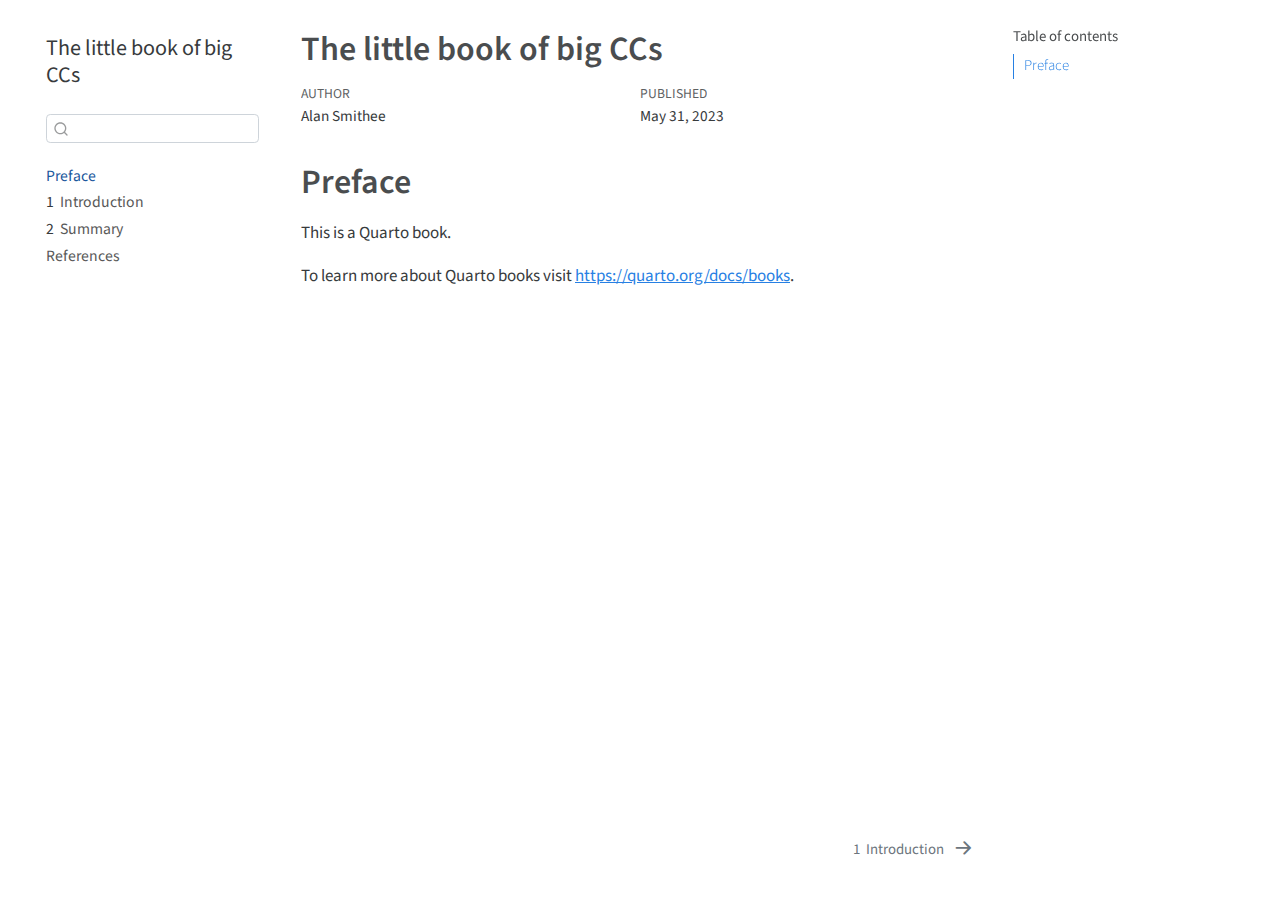
<file: _book/index.html>
<!DOCTYPE html>
<html xmlns="http://www.w3.org/1999/xhtml" lang="en" xml:lang="en"><head>

<meta charset="utf-8">
<meta name="generator" content="quarto-1.3.340">

<meta name="viewport" content="width=device-width, initial-scale=1.0, user-scalable=yes">

<meta name="author" content="Alan Smithee">
<meta name="dcterms.date" content="2023-05-31">

<title>The little book of big CCs</title>
<style>
code{white-space: pre-wrap;}
span.smallcaps{font-variant: small-caps;}
div.columns{display: flex; gap: min(4vw, 1.5em);}
div.column{flex: auto; overflow-x: auto;}
div.hanging-indent{margin-left: 1.5em; text-indent: -1.5em;}
ul.task-list{list-style: none;}
ul.task-list li input[type="checkbox"] {
  width: 0.8em;
  margin: 0 0.8em 0.2em -1em; /* quarto-specific, see https://github.com/quarto-dev/quarto-cli/issues/4556 */ 
  vertical-align: middle;
}
</style>


<script src="site_libs/quarto-nav/quarto-nav.js"></script>
<script src="site_libs/quarto-nav/headroom.min.js"></script>
<script src="site_libs/clipboard/clipboard.min.js"></script>
<script src="site_libs/quarto-search/autocomplete.umd.js"></script>
<script src="site_libs/quarto-search/fuse.min.js"></script>
<script src="site_libs/quarto-search/quarto-search.js"></script>
<meta name="quarto:offset" content="./">
<link href="./intro.html" rel="next">
<script src="site_libs/quarto-html/quarto.js"></script>
<script src="site_libs/quarto-html/popper.min.js"></script>
<script src="site_libs/quarto-html/tippy.umd.min.js"></script>
<script src="site_libs/quarto-html/anchor.min.js"></script>
<link href="site_libs/quarto-html/tippy.css" rel="stylesheet">
<link href="site_libs/quarto-html/quarto-syntax-highlighting.css" rel="stylesheet" id="quarto-text-highlighting-styles">
<script src="site_libs/bootstrap/bootstrap.min.js"></script>
<link href="site_libs/bootstrap/bootstrap-icons.css" rel="stylesheet">
<link href="site_libs/bootstrap/bootstrap.min.css" rel="stylesheet" id="quarto-bootstrap" data-mode="light">
<script id="quarto-search-options" type="application/json">{
  "location": "sidebar",
  "copy-button": false,
  "collapse-after": 3,
  "panel-placement": "start",
  "type": "textbox",
  "limit": 20,
  "language": {
    "search-no-results-text": "No results",
    "search-matching-documents-text": "matching documents",
    "search-copy-link-title": "Copy link to search",
    "search-hide-matches-text": "Hide additional matches",
    "search-more-match-text": "more match in this document",
    "search-more-matches-text": "more matches in this document",
    "search-clear-button-title": "Clear",
    "search-detached-cancel-button-title": "Cancel",
    "search-submit-button-title": "Submit"
  }
}</script>


</head>

<body class="nav-sidebar floating">

<div id="quarto-search-results"></div>
  <header id="quarto-header" class="headroom fixed-top">
  <nav class="quarto-secondary-nav">
    <div class="container-fluid d-flex">
      <button type="button" class="quarto-btn-toggle btn" data-bs-toggle="collapse" data-bs-target="#quarto-sidebar,#quarto-sidebar-glass" aria-controls="quarto-sidebar" aria-expanded="false" aria-label="Toggle sidebar navigation" onclick="if (window.quartoToggleHeadroom) { window.quartoToggleHeadroom(); }">
        <i class="bi bi-layout-text-sidebar-reverse"></i>
      </button>
      <nav class="quarto-page-breadcrumbs" aria-label="breadcrumb"><ol class="breadcrumb"><li class="breadcrumb-item"><a href="./index.html">Preface</a></li></ol></nav>
      <a class="flex-grow-1" role="button" data-bs-toggle="collapse" data-bs-target="#quarto-sidebar,#quarto-sidebar-glass" aria-controls="quarto-sidebar" aria-expanded="false" aria-label="Toggle sidebar navigation" onclick="if (window.quartoToggleHeadroom) { window.quartoToggleHeadroom(); }">      
      </a>
      <button type="button" class="btn quarto-search-button" aria-label="Search" onclick="window.quartoOpenSearch();">
        <i class="bi bi-search"></i>
      </button>
    </div>
  </nav>
</header>
<!-- content -->
<div id="quarto-content" class="quarto-container page-columns page-rows-contents page-layout-article">
<!-- sidebar -->
  <nav id="quarto-sidebar" class="sidebar collapse collapse-horizontal sidebar-navigation floating overflow-auto">
    <div class="pt-lg-2 mt-2 text-left sidebar-header">
    <div class="sidebar-title mb-0 py-0">
      <a href="./">The little book of big CCs</a> 
    </div>
      </div>
        <div class="mt-2 flex-shrink-0 align-items-center">
        <div class="sidebar-search">
        <div id="quarto-search" class="" title="Search"></div>
        </div>
        </div>
    <div class="sidebar-menu-container"> 
    <ul class="list-unstyled mt-1">
        <li class="sidebar-item">
  <div class="sidebar-item-container"> 
  <a href="./index.html" class="sidebar-item-text sidebar-link active">
 <span class="menu-text">Preface</span></a>
  </div>
</li>
        <li class="sidebar-item">
  <div class="sidebar-item-container"> 
  <a href="./intro.html" class="sidebar-item-text sidebar-link">
 <span class="menu-text"><span class="chapter-number">1</span>&nbsp; <span class="chapter-title">Introduction</span></span></a>
  </div>
</li>
        <li class="sidebar-item">
  <div class="sidebar-item-container"> 
  <a href="./summary.html" class="sidebar-item-text sidebar-link">
 <span class="menu-text"><span class="chapter-number">2</span>&nbsp; <span class="chapter-title">Summary</span></span></a>
  </div>
</li>
        <li class="sidebar-item">
  <div class="sidebar-item-container"> 
  <a href="./references.html" class="sidebar-item-text sidebar-link">
 <span class="menu-text">References</span></a>
  </div>
</li>
    </ul>
    </div>
</nav>
<div id="quarto-sidebar-glass" data-bs-toggle="collapse" data-bs-target="#quarto-sidebar,#quarto-sidebar-glass"></div>
<!-- margin-sidebar -->
    <div id="quarto-margin-sidebar" class="sidebar margin-sidebar">
        <nav id="TOC" role="doc-toc" class="toc-active">
    <h2 id="toc-title">Table of contents</h2>
   
  <ul>
  <li><a href="#preface" id="toc-preface" class="nav-link active" data-scroll-target="#preface">Preface</a></li>
  </ul>
</nav>
    </div>
<!-- main -->
<main class="content" id="quarto-document-content">

<header id="title-block-header" class="quarto-title-block default">
<div class="quarto-title">
<h1 class="title">The little book of big CCs</h1>
</div>



<div class="quarto-title-meta">

    <div>
    <div class="quarto-title-meta-heading">Author</div>
    <div class="quarto-title-meta-contents">
             <p>Alan Smithee </p>
          </div>
  </div>
    
    <div>
    <div class="quarto-title-meta-heading">Published</div>
    <div class="quarto-title-meta-contents">
      <p class="date">May 31, 2023</p>
    </div>
  </div>
  
    
  </div>
  

</header>

<section id="preface" class="level1 unnumbered">
<h1 class="unnumbered">Preface</h1>
<p>This is a Quarto book.</p>
<p>To learn more about Quarto books visit <a href="https://quarto.org/docs/books" class="uri">https://quarto.org/docs/books</a>.</p>


</section>

</main> <!-- /main -->
<script id="quarto-html-after-body" type="application/javascript">
window.document.addEventListener("DOMContentLoaded", function (event) {
  const toggleBodyColorMode = (bsSheetEl) => {
    const mode = bsSheetEl.getAttribute("data-mode");
    const bodyEl = window.document.querySelector("body");
    if (mode === "dark") {
      bodyEl.classList.add("quarto-dark");
      bodyEl.classList.remove("quarto-light");
    } else {
      bodyEl.classList.add("quarto-light");
      bodyEl.classList.remove("quarto-dark");
    }
  }
  const toggleBodyColorPrimary = () => {
    const bsSheetEl = window.document.querySelector("link#quarto-bootstrap");
    if (bsSheetEl) {
      toggleBodyColorMode(bsSheetEl);
    }
  }
  toggleBodyColorPrimary();  
  const icon = "";
  const anchorJS = new window.AnchorJS();
  anchorJS.options = {
    placement: 'right',
    icon: icon
  };
  anchorJS.add('.anchored');
  const isCodeAnnotation = (el) => {
    for (const clz of el.classList) {
      if (clz.startsWith('code-annotation-')) {                     
        return true;
      }
    }
    return false;
  }
  const clipboard = new window.ClipboardJS('.code-copy-button', {
    text: function(trigger) {
      const codeEl = trigger.previousElementSibling.cloneNode(true);
      for (const childEl of codeEl.children) {
        if (isCodeAnnotation(childEl)) {
          childEl.remove();
        }
      }
      return codeEl.innerText;
    }
  });
  clipboard.on('success', function(e) {
    // button target
    const button = e.trigger;
    // don't keep focus
    button.blur();
    // flash "checked"
    button.classList.add('code-copy-button-checked');
    var currentTitle = button.getAttribute("title");
    button.setAttribute("title", "Copied!");
    let tooltip;
    if (window.bootstrap) {
      button.setAttribute("data-bs-toggle", "tooltip");
      button.setAttribute("data-bs-placement", "left");
      button.setAttribute("data-bs-title", "Copied!");
      tooltip = new bootstrap.Tooltip(button, 
        { trigger: "manual", 
          customClass: "code-copy-button-tooltip",
          offset: [0, -8]});
      tooltip.show();    
    }
    setTimeout(function() {
      if (tooltip) {
        tooltip.hide();
        button.removeAttribute("data-bs-title");
        button.removeAttribute("data-bs-toggle");
        button.removeAttribute("data-bs-placement");
      }
      button.setAttribute("title", currentTitle);
      button.classList.remove('code-copy-button-checked');
    }, 1000);
    // clear code selection
    e.clearSelection();
  });
  function tippyHover(el, contentFn) {
    const config = {
      allowHTML: true,
      content: contentFn,
      maxWidth: 500,
      delay: 100,
      arrow: false,
      appendTo: function(el) {
          return el.parentElement;
      },
      interactive: true,
      interactiveBorder: 10,
      theme: 'quarto',
      placement: 'bottom-start'
    };
    window.tippy(el, config); 
  }
  const noterefs = window.document.querySelectorAll('a[role="doc-noteref"]');
  for (var i=0; i<noterefs.length; i++) {
    const ref = noterefs[i];
    tippyHover(ref, function() {
      // use id or data attribute instead here
      let href = ref.getAttribute('data-footnote-href') || ref.getAttribute('href');
      try { href = new URL(href).hash; } catch {}
      const id = href.replace(/^#\/?/, "");
      const note = window.document.getElementById(id);
      return note.innerHTML;
    });
  }
      let selectedAnnoteEl;
      const selectorForAnnotation = ( cell, annotation) => {
        let cellAttr = 'data-code-cell="' + cell + '"';
        let lineAttr = 'data-code-annotation="' +  annotation + '"';
        const selector = 'span[' + cellAttr + '][' + lineAttr + ']';
        return selector;
      }
      const selectCodeLines = (annoteEl) => {
        const doc = window.document;
        const targetCell = annoteEl.getAttribute("data-target-cell");
        const targetAnnotation = annoteEl.getAttribute("data-target-annotation");
        const annoteSpan = window.document.querySelector(selectorForAnnotation(targetCell, targetAnnotation));
        const lines = annoteSpan.getAttribute("data-code-lines").split(",");
        const lineIds = lines.map((line) => {
          return targetCell + "-" + line;
        })
        let top = null;
        let height = null;
        let parent = null;
        if (lineIds.length > 0) {
            //compute the position of the single el (top and bottom and make a div)
            const el = window.document.getElementById(lineIds[0]);
            top = el.offsetTop;
            height = el.offsetHeight;
            parent = el.parentElement.parentElement;
          if (lineIds.length > 1) {
            const lastEl = window.document.getElementById(lineIds[lineIds.length - 1]);
            const bottom = lastEl.offsetTop + lastEl.offsetHeight;
            height = bottom - top;
          }
          if (top !== null && height !== null && parent !== null) {
            // cook up a div (if necessary) and position it 
            let div = window.document.getElementById("code-annotation-line-highlight");
            if (div === null) {
              div = window.document.createElement("div");
              div.setAttribute("id", "code-annotation-line-highlight");
              div.style.position = 'absolute';
              parent.appendChild(div);
            }
            div.style.top = top - 2 + "px";
            div.style.height = height + 4 + "px";
            let gutterDiv = window.document.getElementById("code-annotation-line-highlight-gutter");
            if (gutterDiv === null) {
              gutterDiv = window.document.createElement("div");
              gutterDiv.setAttribute("id", "code-annotation-line-highlight-gutter");
              gutterDiv.style.position = 'absolute';
              const codeCell = window.document.getElementById(targetCell);
              const gutter = codeCell.querySelector('.code-annotation-gutter');
              gutter.appendChild(gutterDiv);
            }
            gutterDiv.style.top = top - 2 + "px";
            gutterDiv.style.height = height + 4 + "px";
          }
          selectedAnnoteEl = annoteEl;
        }
      };
      const unselectCodeLines = () => {
        const elementsIds = ["code-annotation-line-highlight", "code-annotation-line-highlight-gutter"];
        elementsIds.forEach((elId) => {
          const div = window.document.getElementById(elId);
          if (div) {
            div.remove();
          }
        });
        selectedAnnoteEl = undefined;
      };
      // Attach click handler to the DT
      const annoteDls = window.document.querySelectorAll('dt[data-target-cell]');
      for (const annoteDlNode of annoteDls) {
        annoteDlNode.addEventListener('click', (event) => {
          const clickedEl = event.target;
          if (clickedEl !== selectedAnnoteEl) {
            unselectCodeLines();
            const activeEl = window.document.querySelector('dt[data-target-cell].code-annotation-active');
            if (activeEl) {
              activeEl.classList.remove('code-annotation-active');
            }
            selectCodeLines(clickedEl);
            clickedEl.classList.add('code-annotation-active');
          } else {
            // Unselect the line
            unselectCodeLines();
            clickedEl.classList.remove('code-annotation-active');
          }
        });
      }
  const findCites = (el) => {
    const parentEl = el.parentElement;
    if (parentEl) {
      const cites = parentEl.dataset.cites;
      if (cites) {
        return {
          el,
          cites: cites.split(' ')
        };
      } else {
        return findCites(el.parentElement)
      }
    } else {
      return undefined;
    }
  };
  var bibliorefs = window.document.querySelectorAll('a[role="doc-biblioref"]');
  for (var i=0; i<bibliorefs.length; i++) {
    const ref = bibliorefs[i];
    const citeInfo = findCites(ref);
    if (citeInfo) {
      tippyHover(citeInfo.el, function() {
        var popup = window.document.createElement('div');
        citeInfo.cites.forEach(function(cite) {
          var citeDiv = window.document.createElement('div');
          citeDiv.classList.add('hanging-indent');
          citeDiv.classList.add('csl-entry');
          var biblioDiv = window.document.getElementById('ref-' + cite);
          if (biblioDiv) {
            citeDiv.innerHTML = biblioDiv.innerHTML;
          }
          popup.appendChild(citeDiv);
        });
        return popup.innerHTML;
      });
    }
  }
});
</script>
<nav class="page-navigation">
  <div class="nav-page nav-page-previous">
  </div>
  <div class="nav-page nav-page-next">
      <a href="./intro.html" class="pagination-link">
        <span class="nav-page-text"><span class="chapter-number">1</span>&nbsp; <span class="chapter-title">Introduction</span></span> <i class="bi bi-arrow-right-short"></i>
      </a>
  </div>
</nav>
</div> <!-- /content -->



</body></html>
</file>
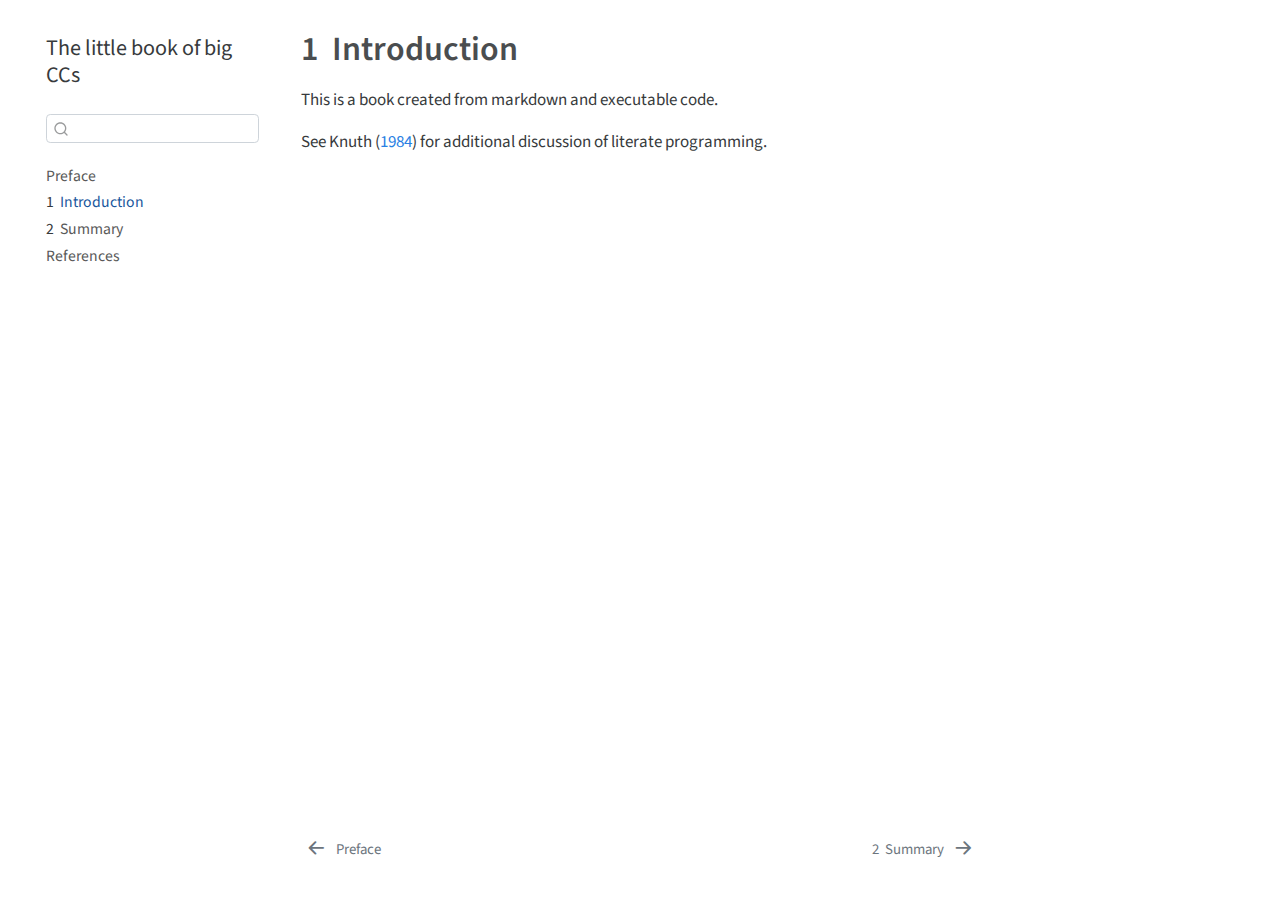
<file: _book/intro.html>
<!DOCTYPE html>
<html xmlns="http://www.w3.org/1999/xhtml" lang="en" xml:lang="en"><head>

<meta charset="utf-8">
<meta name="generator" content="quarto-1.3.340">

<meta name="viewport" content="width=device-width, initial-scale=1.0, user-scalable=yes">


<title>The little book of big CCs - 1&nbsp; Introduction</title>
<style>
code{white-space: pre-wrap;}
span.smallcaps{font-variant: small-caps;}
div.columns{display: flex; gap: min(4vw, 1.5em);}
div.column{flex: auto; overflow-x: auto;}
div.hanging-indent{margin-left: 1.5em; text-indent: -1.5em;}
ul.task-list{list-style: none;}
ul.task-list li input[type="checkbox"] {
  width: 0.8em;
  margin: 0 0.8em 0.2em -1em; /* quarto-specific, see https://github.com/quarto-dev/quarto-cli/issues/4556 */ 
  vertical-align: middle;
}
/* CSS for citations */
div.csl-bib-body { }
div.csl-entry {
  clear: both;
}
.hanging-indent div.csl-entry {
  margin-left:2em;
  text-indent:-2em;
}
div.csl-left-margin {
  min-width:2em;
  float:left;
}
div.csl-right-inline {
  margin-left:2em;
  padding-left:1em;
}
div.csl-indent {
  margin-left: 2em;
}</style>


<script src="site_libs/quarto-nav/quarto-nav.js"></script>
<script src="site_libs/quarto-nav/headroom.min.js"></script>
<script src="site_libs/clipboard/clipboard.min.js"></script>
<script src="site_libs/quarto-search/autocomplete.umd.js"></script>
<script src="site_libs/quarto-search/fuse.min.js"></script>
<script src="site_libs/quarto-search/quarto-search.js"></script>
<meta name="quarto:offset" content="./">
<link href="./summary.html" rel="next">
<link href="./index.html" rel="prev">
<script src="site_libs/quarto-html/quarto.js"></script>
<script src="site_libs/quarto-html/popper.min.js"></script>
<script src="site_libs/quarto-html/tippy.umd.min.js"></script>
<script src="site_libs/quarto-html/anchor.min.js"></script>
<link href="site_libs/quarto-html/tippy.css" rel="stylesheet">
<link href="site_libs/quarto-html/quarto-syntax-highlighting.css" rel="stylesheet" id="quarto-text-highlighting-styles">
<script src="site_libs/bootstrap/bootstrap.min.js"></script>
<link href="site_libs/bootstrap/bootstrap-icons.css" rel="stylesheet">
<link href="site_libs/bootstrap/bootstrap.min.css" rel="stylesheet" id="quarto-bootstrap" data-mode="light">
<script id="quarto-search-options" type="application/json">{
  "location": "sidebar",
  "copy-button": false,
  "collapse-after": 3,
  "panel-placement": "start",
  "type": "textbox",
  "limit": 20,
  "language": {
    "search-no-results-text": "No results",
    "search-matching-documents-text": "matching documents",
    "search-copy-link-title": "Copy link to search",
    "search-hide-matches-text": "Hide additional matches",
    "search-more-match-text": "more match in this document",
    "search-more-matches-text": "more matches in this document",
    "search-clear-button-title": "Clear",
    "search-detached-cancel-button-title": "Cancel",
    "search-submit-button-title": "Submit"
  }
}</script>


</head>

<body class="nav-sidebar floating">

<div id="quarto-search-results"></div>
  <header id="quarto-header" class="headroom fixed-top">
  <nav class="quarto-secondary-nav">
    <div class="container-fluid d-flex">
      <button type="button" class="quarto-btn-toggle btn" data-bs-toggle="collapse" data-bs-target="#quarto-sidebar,#quarto-sidebar-glass" aria-controls="quarto-sidebar" aria-expanded="false" aria-label="Toggle sidebar navigation" onclick="if (window.quartoToggleHeadroom) { window.quartoToggleHeadroom(); }">
        <i class="bi bi-layout-text-sidebar-reverse"></i>
      </button>
      <nav class="quarto-page-breadcrumbs" aria-label="breadcrumb"><ol class="breadcrumb"><li class="breadcrumb-item"><a href="./intro.html"><span class="chapter-number">1</span>&nbsp; <span class="chapter-title">Introduction</span></a></li></ol></nav>
      <a class="flex-grow-1" role="button" data-bs-toggle="collapse" data-bs-target="#quarto-sidebar,#quarto-sidebar-glass" aria-controls="quarto-sidebar" aria-expanded="false" aria-label="Toggle sidebar navigation" onclick="if (window.quartoToggleHeadroom) { window.quartoToggleHeadroom(); }">      
      </a>
      <button type="button" class="btn quarto-search-button" aria-label="Search" onclick="window.quartoOpenSearch();">
        <i class="bi bi-search"></i>
      </button>
    </div>
  </nav>
</header>
<!-- content -->
<div id="quarto-content" class="quarto-container page-columns page-rows-contents page-layout-article">
<!-- sidebar -->
  <nav id="quarto-sidebar" class="sidebar collapse collapse-horizontal sidebar-navigation floating overflow-auto">
    <div class="pt-lg-2 mt-2 text-left sidebar-header">
    <div class="sidebar-title mb-0 py-0">
      <a href="./">The little book of big CCs</a> 
    </div>
      </div>
        <div class="mt-2 flex-shrink-0 align-items-center">
        <div class="sidebar-search">
        <div id="quarto-search" class="" title="Search"></div>
        </div>
        </div>
    <div class="sidebar-menu-container"> 
    <ul class="list-unstyled mt-1">
        <li class="sidebar-item">
  <div class="sidebar-item-container"> 
  <a href="./index.html" class="sidebar-item-text sidebar-link">
 <span class="menu-text">Preface</span></a>
  </div>
</li>
        <li class="sidebar-item">
  <div class="sidebar-item-container"> 
  <a href="./intro.html" class="sidebar-item-text sidebar-link active">
 <span class="menu-text"><span class="chapter-number">1</span>&nbsp; <span class="chapter-title">Introduction</span></span></a>
  </div>
</li>
        <li class="sidebar-item">
  <div class="sidebar-item-container"> 
  <a href="./summary.html" class="sidebar-item-text sidebar-link">
 <span class="menu-text"><span class="chapter-number">2</span>&nbsp; <span class="chapter-title">Summary</span></span></a>
  </div>
</li>
        <li class="sidebar-item">
  <div class="sidebar-item-container"> 
  <a href="./references.html" class="sidebar-item-text sidebar-link">
 <span class="menu-text">References</span></a>
  </div>
</li>
    </ul>
    </div>
</nav>
<div id="quarto-sidebar-glass" data-bs-toggle="collapse" data-bs-target="#quarto-sidebar,#quarto-sidebar-glass"></div>
<!-- margin-sidebar -->
    <div id="quarto-margin-sidebar" class="sidebar margin-sidebar">
        
    </div>
<!-- main -->
<main class="content" id="quarto-document-content">

<header id="title-block-header" class="quarto-title-block default">
<div class="quarto-title">
<h1 class="title"><span class="chapter-number">1</span>&nbsp; <span class="chapter-title">Introduction</span></h1>
</div>



<div class="quarto-title-meta">

    
  
    
  </div>
  

</header>

<p>This is a book created from markdown and executable code.</p>
<p>See <span class="citation" data-cites="knuth84">Knuth (<a href="references.html#ref-knuth84" role="doc-biblioref">1984</a>)</span> for additional discussion of literate programming.</p>


<div id="refs" class="references csl-bib-body hanging-indent" role="list" style="display: none">
<div id="ref-knuth84" class="csl-entry" role="listitem">
Knuth, Donald E. 1984. <span>“Literate Programming.”</span> <em>Comput. J.</em> 27 (2): 97–111. <a href="https://doi.org/10.1093/comjnl/27.2.97">https://doi.org/10.1093/comjnl/27.2.97</a>.
</div>
</div>

</main> <!-- /main -->
<script id="quarto-html-after-body" type="application/javascript">
window.document.addEventListener("DOMContentLoaded", function (event) {
  const toggleBodyColorMode = (bsSheetEl) => {
    const mode = bsSheetEl.getAttribute("data-mode");
    const bodyEl = window.document.querySelector("body");
    if (mode === "dark") {
      bodyEl.classList.add("quarto-dark");
      bodyEl.classList.remove("quarto-light");
    } else {
      bodyEl.classList.add("quarto-light");
      bodyEl.classList.remove("quarto-dark");
    }
  }
  const toggleBodyColorPrimary = () => {
    const bsSheetEl = window.document.querySelector("link#quarto-bootstrap");
    if (bsSheetEl) {
      toggleBodyColorMode(bsSheetEl);
    }
  }
  toggleBodyColorPrimary();  
  const icon = "";
  const anchorJS = new window.AnchorJS();
  anchorJS.options = {
    placement: 'right',
    icon: icon
  };
  anchorJS.add('.anchored');
  const isCodeAnnotation = (el) => {
    for (const clz of el.classList) {
      if (clz.startsWith('code-annotation-')) {                     
        return true;
      }
    }
    return false;
  }
  const clipboard = new window.ClipboardJS('.code-copy-button', {
    text: function(trigger) {
      const codeEl = trigger.previousElementSibling.cloneNode(true);
      for (const childEl of codeEl.children) {
        if (isCodeAnnotation(childEl)) {
          childEl.remove();
        }
      }
      return codeEl.innerText;
    }
  });
  clipboard.on('success', function(e) {
    // button target
    const button = e.trigger;
    // don't keep focus
    button.blur();
    // flash "checked"
    button.classList.add('code-copy-button-checked');
    var currentTitle = button.getAttribute("title");
    button.setAttribute("title", "Copied!");
    let tooltip;
    if (window.bootstrap) {
      button.setAttribute("data-bs-toggle", "tooltip");
      button.setAttribute("data-bs-placement", "left");
      button.setAttribute("data-bs-title", "Copied!");
      tooltip = new bootstrap.Tooltip(button, 
        { trigger: "manual", 
          customClass: "code-copy-button-tooltip",
          offset: [0, -8]});
      tooltip.show();    
    }
    setTimeout(function() {
      if (tooltip) {
        tooltip.hide();
        button.removeAttribute("data-bs-title");
        button.removeAttribute("data-bs-toggle");
        button.removeAttribute("data-bs-placement");
      }
      button.setAttribute("title", currentTitle);
      button.classList.remove('code-copy-button-checked');
    }, 1000);
    // clear code selection
    e.clearSelection();
  });
  function tippyHover(el, contentFn) {
    const config = {
      allowHTML: true,
      content: contentFn,
      maxWidth: 500,
      delay: 100,
      arrow: false,
      appendTo: function(el) {
          return el.parentElement;
      },
      interactive: true,
      interactiveBorder: 10,
      theme: 'quarto',
      placement: 'bottom-start'
    };
    window.tippy(el, config); 
  }
  const noterefs = window.document.querySelectorAll('a[role="doc-noteref"]');
  for (var i=0; i<noterefs.length; i++) {
    const ref = noterefs[i];
    tippyHover(ref, function() {
      // use id or data attribute instead here
      let href = ref.getAttribute('data-footnote-href') || ref.getAttribute('href');
      try { href = new URL(href).hash; } catch {}
      const id = href.replace(/^#\/?/, "");
      const note = window.document.getElementById(id);
      return note.innerHTML;
    });
  }
      let selectedAnnoteEl;
      const selectorForAnnotation = ( cell, annotation) => {
        let cellAttr = 'data-code-cell="' + cell + '"';
        let lineAttr = 'data-code-annotation="' +  annotation + '"';
        const selector = 'span[' + cellAttr + '][' + lineAttr + ']';
        return selector;
      }
      const selectCodeLines = (annoteEl) => {
        const doc = window.document;
        const targetCell = annoteEl.getAttribute("data-target-cell");
        const targetAnnotation = annoteEl.getAttribute("data-target-annotation");
        const annoteSpan = window.document.querySelector(selectorForAnnotation(targetCell, targetAnnotation));
        const lines = annoteSpan.getAttribute("data-code-lines").split(",");
        const lineIds = lines.map((line) => {
          return targetCell + "-" + line;
        })
        let top = null;
        let height = null;
        let parent = null;
        if (lineIds.length > 0) {
            //compute the position of the single el (top and bottom and make a div)
            const el = window.document.getElementById(lineIds[0]);
            top = el.offsetTop;
            height = el.offsetHeight;
            parent = el.parentElement.parentElement;
          if (lineIds.length > 1) {
            const lastEl = window.document.getElementById(lineIds[lineIds.length - 1]);
            const bottom = lastEl.offsetTop + lastEl.offsetHeight;
            height = bottom - top;
          }
          if (top !== null && height !== null && parent !== null) {
            // cook up a div (if necessary) and position it 
            let div = window.document.getElementById("code-annotation-line-highlight");
            if (div === null) {
              div = window.document.createElement("div");
              div.setAttribute("id", "code-annotation-line-highlight");
              div.style.position = 'absolute';
              parent.appendChild(div);
            }
            div.style.top = top - 2 + "px";
            div.style.height = height + 4 + "px";
            let gutterDiv = window.document.getElementById("code-annotation-line-highlight-gutter");
            if (gutterDiv === null) {
              gutterDiv = window.document.createElement("div");
              gutterDiv.setAttribute("id", "code-annotation-line-highlight-gutter");
              gutterDiv.style.position = 'absolute';
              const codeCell = window.document.getElementById(targetCell);
              const gutter = codeCell.querySelector('.code-annotation-gutter');
              gutter.appendChild(gutterDiv);
            }
            gutterDiv.style.top = top - 2 + "px";
            gutterDiv.style.height = height + 4 + "px";
          }
          selectedAnnoteEl = annoteEl;
        }
      };
      const unselectCodeLines = () => {
        const elementsIds = ["code-annotation-line-highlight", "code-annotation-line-highlight-gutter"];
        elementsIds.forEach((elId) => {
          const div = window.document.getElementById(elId);
          if (div) {
            div.remove();
          }
        });
        selectedAnnoteEl = undefined;
      };
      // Attach click handler to the DT
      const annoteDls = window.document.querySelectorAll('dt[data-target-cell]');
      for (const annoteDlNode of annoteDls) {
        annoteDlNode.addEventListener('click', (event) => {
          const clickedEl = event.target;
          if (clickedEl !== selectedAnnoteEl) {
            unselectCodeLines();
            const activeEl = window.document.querySelector('dt[data-target-cell].code-annotation-active');
            if (activeEl) {
              activeEl.classList.remove('code-annotation-active');
            }
            selectCodeLines(clickedEl);
            clickedEl.classList.add('code-annotation-active');
          } else {
            // Unselect the line
            unselectCodeLines();
            clickedEl.classList.remove('code-annotation-active');
          }
        });
      }
  const findCites = (el) => {
    const parentEl = el.parentElement;
    if (parentEl) {
      const cites = parentEl.dataset.cites;
      if (cites) {
        return {
          el,
          cites: cites.split(' ')
        };
      } else {
        return findCites(el.parentElement)
      }
    } else {
      return undefined;
    }
  };
  var bibliorefs = window.document.querySelectorAll('a[role="doc-biblioref"]');
  for (var i=0; i<bibliorefs.length; i++) {
    const ref = bibliorefs[i];
    const citeInfo = findCites(ref);
    if (citeInfo) {
      tippyHover(citeInfo.el, function() {
        var popup = window.document.createElement('div');
        citeInfo.cites.forEach(function(cite) {
          var citeDiv = window.document.createElement('div');
          citeDiv.classList.add('hanging-indent');
          citeDiv.classList.add('csl-entry');
          var biblioDiv = window.document.getElementById('ref-' + cite);
          if (biblioDiv) {
            citeDiv.innerHTML = biblioDiv.innerHTML;
          }
          popup.appendChild(citeDiv);
        });
        return popup.innerHTML;
      });
    }
  }
});
</script>
<nav class="page-navigation">
  <div class="nav-page nav-page-previous">
      <a href="./index.html" class="pagination-link">
        <i class="bi bi-arrow-left-short"></i> <span class="nav-page-text">Preface</span>
      </a>          
  </div>
  <div class="nav-page nav-page-next">
      <a href="./summary.html" class="pagination-link">
        <span class="nav-page-text"><span class="chapter-number">2</span>&nbsp; <span class="chapter-title">Summary</span></span> <i class="bi bi-arrow-right-short"></i>
      </a>
  </div>
</nav>
</div> <!-- /content -->



</body></html>
</file>
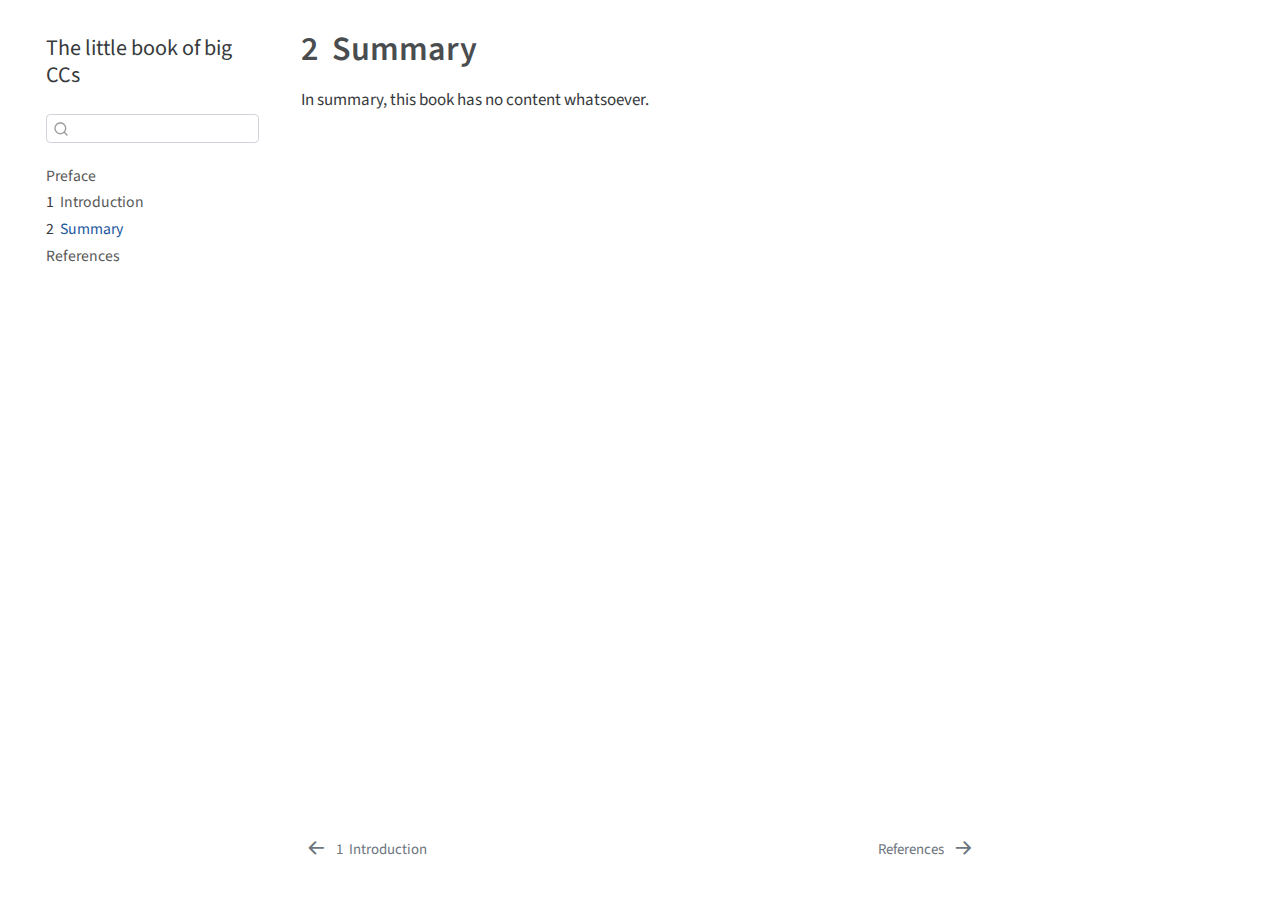
<file: _book/summary.html>
<!DOCTYPE html>
<html xmlns="http://www.w3.org/1999/xhtml" lang="en" xml:lang="en"><head>

<meta charset="utf-8">
<meta name="generator" content="quarto-1.3.340">

<meta name="viewport" content="width=device-width, initial-scale=1.0, user-scalable=yes">


<title>The little book of big CCs - 2&nbsp; Summary</title>
<style>
code{white-space: pre-wrap;}
span.smallcaps{font-variant: small-caps;}
div.columns{display: flex; gap: min(4vw, 1.5em);}
div.column{flex: auto; overflow-x: auto;}
div.hanging-indent{margin-left: 1.5em; text-indent: -1.5em;}
ul.task-list{list-style: none;}
ul.task-list li input[type="checkbox"] {
  width: 0.8em;
  margin: 0 0.8em 0.2em -1em; /* quarto-specific, see https://github.com/quarto-dev/quarto-cli/issues/4556 */ 
  vertical-align: middle;
}
</style>


<script src="site_libs/quarto-nav/quarto-nav.js"></script>
<script src="site_libs/quarto-nav/headroom.min.js"></script>
<script src="site_libs/clipboard/clipboard.min.js"></script>
<script src="site_libs/quarto-search/autocomplete.umd.js"></script>
<script src="site_libs/quarto-search/fuse.min.js"></script>
<script src="site_libs/quarto-search/quarto-search.js"></script>
<meta name="quarto:offset" content="./">
<link href="./references.html" rel="next">
<link href="./intro.html" rel="prev">
<script src="site_libs/quarto-html/quarto.js"></script>
<script src="site_libs/quarto-html/popper.min.js"></script>
<script src="site_libs/quarto-html/tippy.umd.min.js"></script>
<script src="site_libs/quarto-html/anchor.min.js"></script>
<link href="site_libs/quarto-html/tippy.css" rel="stylesheet">
<link href="site_libs/quarto-html/quarto-syntax-highlighting.css" rel="stylesheet" id="quarto-text-highlighting-styles">
<script src="site_libs/bootstrap/bootstrap.min.js"></script>
<link href="site_libs/bootstrap/bootstrap-icons.css" rel="stylesheet">
<link href="site_libs/bootstrap/bootstrap.min.css" rel="stylesheet" id="quarto-bootstrap" data-mode="light">
<script id="quarto-search-options" type="application/json">{
  "location": "sidebar",
  "copy-button": false,
  "collapse-after": 3,
  "panel-placement": "start",
  "type": "textbox",
  "limit": 20,
  "language": {
    "search-no-results-text": "No results",
    "search-matching-documents-text": "matching documents",
    "search-copy-link-title": "Copy link to search",
    "search-hide-matches-text": "Hide additional matches",
    "search-more-match-text": "more match in this document",
    "search-more-matches-text": "more matches in this document",
    "search-clear-button-title": "Clear",
    "search-detached-cancel-button-title": "Cancel",
    "search-submit-button-title": "Submit"
  }
}</script>


</head>

<body class="nav-sidebar floating">

<div id="quarto-search-results"></div>
  <header id="quarto-header" class="headroom fixed-top">
  <nav class="quarto-secondary-nav">
    <div class="container-fluid d-flex">
      <button type="button" class="quarto-btn-toggle btn" data-bs-toggle="collapse" data-bs-target="#quarto-sidebar,#quarto-sidebar-glass" aria-controls="quarto-sidebar" aria-expanded="false" aria-label="Toggle sidebar navigation" onclick="if (window.quartoToggleHeadroom) { window.quartoToggleHeadroom(); }">
        <i class="bi bi-layout-text-sidebar-reverse"></i>
      </button>
      <nav class="quarto-page-breadcrumbs" aria-label="breadcrumb"><ol class="breadcrumb"><li class="breadcrumb-item"><a href="./summary.html"><span class="chapter-number">2</span>&nbsp; <span class="chapter-title">Summary</span></a></li></ol></nav>
      <a class="flex-grow-1" role="button" data-bs-toggle="collapse" data-bs-target="#quarto-sidebar,#quarto-sidebar-glass" aria-controls="quarto-sidebar" aria-expanded="false" aria-label="Toggle sidebar navigation" onclick="if (window.quartoToggleHeadroom) { window.quartoToggleHeadroom(); }">      
      </a>
      <button type="button" class="btn quarto-search-button" aria-label="Search" onclick="window.quartoOpenSearch();">
        <i class="bi bi-search"></i>
      </button>
    </div>
  </nav>
</header>
<!-- content -->
<div id="quarto-content" class="quarto-container page-columns page-rows-contents page-layout-article">
<!-- sidebar -->
  <nav id="quarto-sidebar" class="sidebar collapse collapse-horizontal sidebar-navigation floating overflow-auto">
    <div class="pt-lg-2 mt-2 text-left sidebar-header">
    <div class="sidebar-title mb-0 py-0">
      <a href="./">The little book of big CCs</a> 
    </div>
      </div>
        <div class="mt-2 flex-shrink-0 align-items-center">
        <div class="sidebar-search">
        <div id="quarto-search" class="" title="Search"></div>
        </div>
        </div>
    <div class="sidebar-menu-container"> 
    <ul class="list-unstyled mt-1">
        <li class="sidebar-item">
  <div class="sidebar-item-container"> 
  <a href="./index.html" class="sidebar-item-text sidebar-link">
 <span class="menu-text">Preface</span></a>
  </div>
</li>
        <li class="sidebar-item">
  <div class="sidebar-item-container"> 
  <a href="./intro.html" class="sidebar-item-text sidebar-link">
 <span class="menu-text"><span class="chapter-number">1</span>&nbsp; <span class="chapter-title">Introduction</span></span></a>
  </div>
</li>
        <li class="sidebar-item">
  <div class="sidebar-item-container"> 
  <a href="./summary.html" class="sidebar-item-text sidebar-link active">
 <span class="menu-text"><span class="chapter-number">2</span>&nbsp; <span class="chapter-title">Summary</span></span></a>
  </div>
</li>
        <li class="sidebar-item">
  <div class="sidebar-item-container"> 
  <a href="./references.html" class="sidebar-item-text sidebar-link">
 <span class="menu-text">References</span></a>
  </div>
</li>
    </ul>
    </div>
</nav>
<div id="quarto-sidebar-glass" data-bs-toggle="collapse" data-bs-target="#quarto-sidebar,#quarto-sidebar-glass"></div>
<!-- margin-sidebar -->
    <div id="quarto-margin-sidebar" class="sidebar margin-sidebar">
        
    </div>
<!-- main -->
<main class="content" id="quarto-document-content">

<header id="title-block-header" class="quarto-title-block default">
<div class="quarto-title">
<h1 class="title"><span class="chapter-number">2</span>&nbsp; <span class="chapter-title">Summary</span></h1>
</div>



<div class="quarto-title-meta">

    
  
    
  </div>
  

</header>

<p>In summary, this book has no content whatsoever.</p>



</main> <!-- /main -->
<script id="quarto-html-after-body" type="application/javascript">
window.document.addEventListener("DOMContentLoaded", function (event) {
  const toggleBodyColorMode = (bsSheetEl) => {
    const mode = bsSheetEl.getAttribute("data-mode");
    const bodyEl = window.document.querySelector("body");
    if (mode === "dark") {
      bodyEl.classList.add("quarto-dark");
      bodyEl.classList.remove("quarto-light");
    } else {
      bodyEl.classList.add("quarto-light");
      bodyEl.classList.remove("quarto-dark");
    }
  }
  const toggleBodyColorPrimary = () => {
    const bsSheetEl = window.document.querySelector("link#quarto-bootstrap");
    if (bsSheetEl) {
      toggleBodyColorMode(bsSheetEl);
    }
  }
  toggleBodyColorPrimary();  
  const icon = "";
  const anchorJS = new window.AnchorJS();
  anchorJS.options = {
    placement: 'right',
    icon: icon
  };
  anchorJS.add('.anchored');
  const isCodeAnnotation = (el) => {
    for (const clz of el.classList) {
      if (clz.startsWith('code-annotation-')) {                     
        return true;
      }
    }
    return false;
  }
  const clipboard = new window.ClipboardJS('.code-copy-button', {
    text: function(trigger) {
      const codeEl = trigger.previousElementSibling.cloneNode(true);
      for (const childEl of codeEl.children) {
        if (isCodeAnnotation(childEl)) {
          childEl.remove();
        }
      }
      return codeEl.innerText;
    }
  });
  clipboard.on('success', function(e) {
    // button target
    const button = e.trigger;
    // don't keep focus
    button.blur();
    // flash "checked"
    button.classList.add('code-copy-button-checked');
    var currentTitle = button.getAttribute("title");
    button.setAttribute("title", "Copied!");
    let tooltip;
    if (window.bootstrap) {
      button.setAttribute("data-bs-toggle", "tooltip");
      button.setAttribute("data-bs-placement", "left");
      button.setAttribute("data-bs-title", "Copied!");
      tooltip = new bootstrap.Tooltip(button, 
        { trigger: "manual", 
          customClass: "code-copy-button-tooltip",
          offset: [0, -8]});
      tooltip.show();    
    }
    setTimeout(function() {
      if (tooltip) {
        tooltip.hide();
        button.removeAttribute("data-bs-title");
        button.removeAttribute("data-bs-toggle");
        button.removeAttribute("data-bs-placement");
      }
      button.setAttribute("title", currentTitle);
      button.classList.remove('code-copy-button-checked');
    }, 1000);
    // clear code selection
    e.clearSelection();
  });
  function tippyHover(el, contentFn) {
    const config = {
      allowHTML: true,
      content: contentFn,
      maxWidth: 500,
      delay: 100,
      arrow: false,
      appendTo: function(el) {
          return el.parentElement;
      },
      interactive: true,
      interactiveBorder: 10,
      theme: 'quarto',
      placement: 'bottom-start'
    };
    window.tippy(el, config); 
  }
  const noterefs = window.document.querySelectorAll('a[role="doc-noteref"]');
  for (var i=0; i<noterefs.length; i++) {
    const ref = noterefs[i];
    tippyHover(ref, function() {
      // use id or data attribute instead here
      let href = ref.getAttribute('data-footnote-href') || ref.getAttribute('href');
      try { href = new URL(href).hash; } catch {}
      const id = href.replace(/^#\/?/, "");
      const note = window.document.getElementById(id);
      return note.innerHTML;
    });
  }
      let selectedAnnoteEl;
      const selectorForAnnotation = ( cell, annotation) => {
        let cellAttr = 'data-code-cell="' + cell + '"';
        let lineAttr = 'data-code-annotation="' +  annotation + '"';
        const selector = 'span[' + cellAttr + '][' + lineAttr + ']';
        return selector;
      }
      const selectCodeLines = (annoteEl) => {
        const doc = window.document;
        const targetCell = annoteEl.getAttribute("data-target-cell");
        const targetAnnotation = annoteEl.getAttribute("data-target-annotation");
        const annoteSpan = window.document.querySelector(selectorForAnnotation(targetCell, targetAnnotation));
        const lines = annoteSpan.getAttribute("data-code-lines").split(",");
        const lineIds = lines.map((line) => {
          return targetCell + "-" + line;
        })
        let top = null;
        let height = null;
        let parent = null;
        if (lineIds.length > 0) {
            //compute the position of the single el (top and bottom and make a div)
            const el = window.document.getElementById(lineIds[0]);
            top = el.offsetTop;
            height = el.offsetHeight;
            parent = el.parentElement.parentElement;
          if (lineIds.length > 1) {
            const lastEl = window.document.getElementById(lineIds[lineIds.length - 1]);
            const bottom = lastEl.offsetTop + lastEl.offsetHeight;
            height = bottom - top;
          }
          if (top !== null && height !== null && parent !== null) {
            // cook up a div (if necessary) and position it 
            let div = window.document.getElementById("code-annotation-line-highlight");
            if (div === null) {
              div = window.document.createElement("div");
              div.setAttribute("id", "code-annotation-line-highlight");
              div.style.position = 'absolute';
              parent.appendChild(div);
            }
            div.style.top = top - 2 + "px";
            div.style.height = height + 4 + "px";
            let gutterDiv = window.document.getElementById("code-annotation-line-highlight-gutter");
            if (gutterDiv === null) {
              gutterDiv = window.document.createElement("div");
              gutterDiv.setAttribute("id", "code-annotation-line-highlight-gutter");
              gutterDiv.style.position = 'absolute';
              const codeCell = window.document.getElementById(targetCell);
              const gutter = codeCell.querySelector('.code-annotation-gutter');
              gutter.appendChild(gutterDiv);
            }
            gutterDiv.style.top = top - 2 + "px";
            gutterDiv.style.height = height + 4 + "px";
          }
          selectedAnnoteEl = annoteEl;
        }
      };
      const unselectCodeLines = () => {
        const elementsIds = ["code-annotation-line-highlight", "code-annotation-line-highlight-gutter"];
        elementsIds.forEach((elId) => {
          const div = window.document.getElementById(elId);
          if (div) {
            div.remove();
          }
        });
        selectedAnnoteEl = undefined;
      };
      // Attach click handler to the DT
      const annoteDls = window.document.querySelectorAll('dt[data-target-cell]');
      for (const annoteDlNode of annoteDls) {
        annoteDlNode.addEventListener('click', (event) => {
          const clickedEl = event.target;
          if (clickedEl !== selectedAnnoteEl) {
            unselectCodeLines();
            const activeEl = window.document.querySelector('dt[data-target-cell].code-annotation-active');
            if (activeEl) {
              activeEl.classList.remove('code-annotation-active');
            }
            selectCodeLines(clickedEl);
            clickedEl.classList.add('code-annotation-active');
          } else {
            // Unselect the line
            unselectCodeLines();
            clickedEl.classList.remove('code-annotation-active');
          }
        });
      }
  const findCites = (el) => {
    const parentEl = el.parentElement;
    if (parentEl) {
      const cites = parentEl.dataset.cites;
      if (cites) {
        return {
          el,
          cites: cites.split(' ')
        };
      } else {
        return findCites(el.parentElement)
      }
    } else {
      return undefined;
    }
  };
  var bibliorefs = window.document.querySelectorAll('a[role="doc-biblioref"]');
  for (var i=0; i<bibliorefs.length; i++) {
    const ref = bibliorefs[i];
    const citeInfo = findCites(ref);
    if (citeInfo) {
      tippyHover(citeInfo.el, function() {
        var popup = window.document.createElement('div');
        citeInfo.cites.forEach(function(cite) {
          var citeDiv = window.document.createElement('div');
          citeDiv.classList.add('hanging-indent');
          citeDiv.classList.add('csl-entry');
          var biblioDiv = window.document.getElementById('ref-' + cite);
          if (biblioDiv) {
            citeDiv.innerHTML = biblioDiv.innerHTML;
          }
          popup.appendChild(citeDiv);
        });
        return popup.innerHTML;
      });
    }
  }
});
</script>
<nav class="page-navigation">
  <div class="nav-page nav-page-previous">
      <a href="./intro.html" class="pagination-link">
        <i class="bi bi-arrow-left-short"></i> <span class="nav-page-text"><span class="chapter-number">1</span>&nbsp; <span class="chapter-title">Introduction</span></span>
      </a>          
  </div>
  <div class="nav-page nav-page-next">
      <a href="./references.html" class="pagination-link">
        <span class="nav-page-text">References</span> <i class="bi bi-arrow-right-short"></i>
      </a>
  </div>
</nav>
</div> <!-- /content -->



</body></html>
</file>
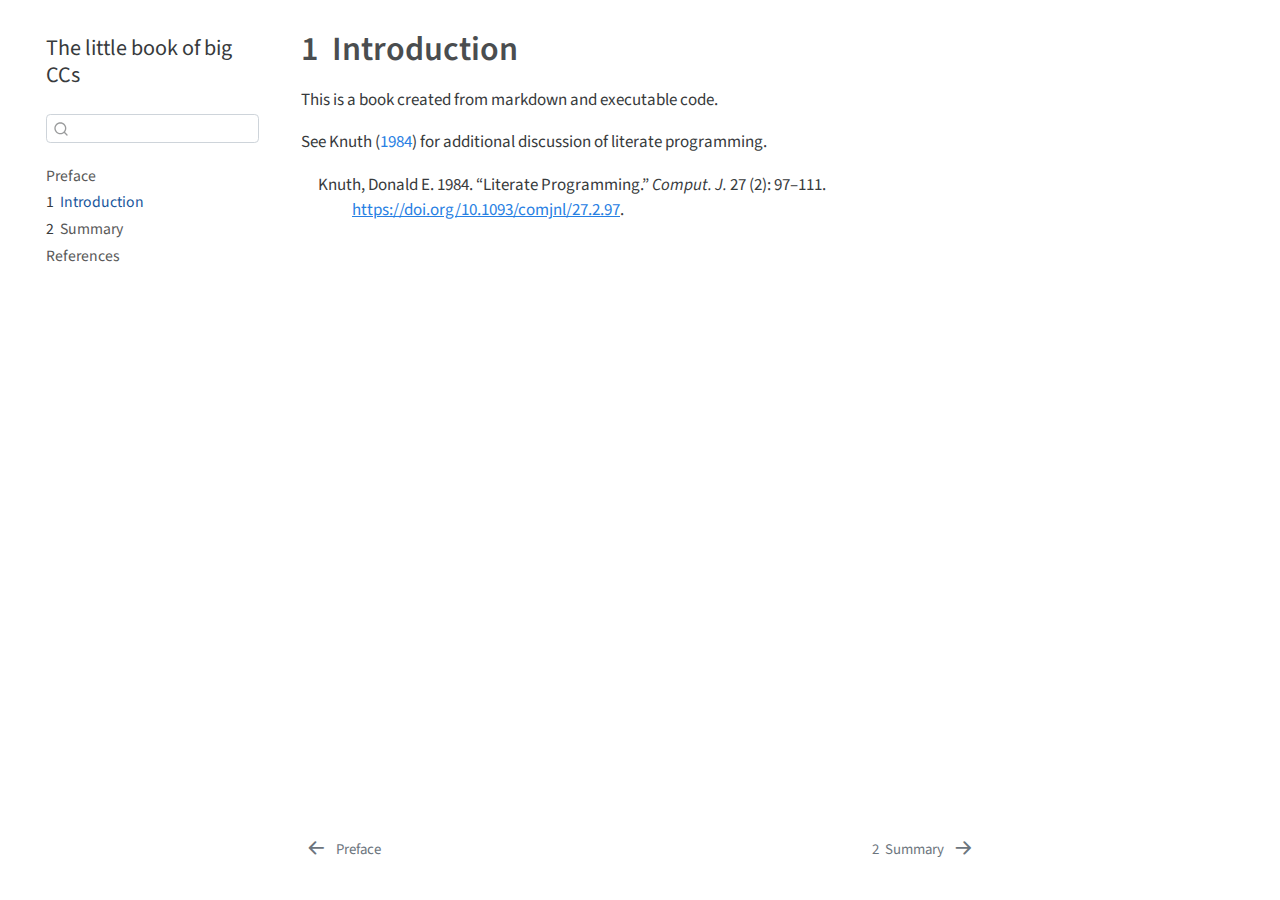
<file: docs/intro.html>
<!DOCTYPE html>
<html xmlns="http://www.w3.org/1999/xhtml" lang="en" xml:lang="en"><head>

<meta charset="utf-8">
<meta name="generator" content="quarto-1.3.340">

<meta name="viewport" content="width=device-width, initial-scale=1.0, user-scalable=yes">


<title>The little book of big CCs - 1&nbsp; Introduction</title>
<style>
code{white-space: pre-wrap;}
span.smallcaps{font-variant: small-caps;}
div.columns{display: flex; gap: min(4vw, 1.5em);}
div.column{flex: auto; overflow-x: auto;}
div.hanging-indent{margin-left: 1.5em; text-indent: -1.5em;}
ul.task-list{list-style: none;}
ul.task-list li input[type="checkbox"] {
  width: 0.8em;
  margin: 0 0.8em 0.2em -1em; /* quarto-specific, see https://github.com/quarto-dev/quarto-cli/issues/4556 */ 
  vertical-align: middle;
}
/* CSS for citations */
div.csl-bib-body { }
div.csl-entry {
  clear: both;
}
.hanging-indent div.csl-entry {
  margin-left:2em;
  text-indent:-2em;
}
div.csl-left-margin {
  min-width:2em;
  float:left;
}
div.csl-right-inline {
  margin-left:2em;
  padding-left:1em;
}
div.csl-indent {
  margin-left: 2em;
}</style>


<script src="site_libs/quarto-nav/quarto-nav.js"></script>
<script src="site_libs/quarto-nav/headroom.min.js"></script>
<script src="site_libs/clipboard/clipboard.min.js"></script>
<script src="site_libs/quarto-search/autocomplete.umd.js"></script>
<script src="site_libs/quarto-search/fuse.min.js"></script>
<script src="site_libs/quarto-search/quarto-search.js"></script>
<meta name="quarto:offset" content="./">
<link href="./summary.html" rel="next">
<link href="./index.html" rel="prev">
<script src="site_libs/quarto-html/quarto.js"></script>
<script src="site_libs/quarto-html/popper.min.js"></script>
<script src="site_libs/quarto-html/tippy.umd.min.js"></script>
<script src="site_libs/quarto-html/anchor.min.js"></script>
<link href="site_libs/quarto-html/tippy.css" rel="stylesheet">
<link href="site_libs/quarto-html/quarto-syntax-highlighting.css" rel="stylesheet" id="quarto-text-highlighting-styles">
<script src="site_libs/bootstrap/bootstrap.min.js"></script>
<link href="site_libs/bootstrap/bootstrap-icons.css" rel="stylesheet">
<link href="site_libs/bootstrap/bootstrap.min.css" rel="stylesheet" id="quarto-bootstrap" data-mode="light">
<script id="quarto-search-options" type="application/json">{
  "location": "sidebar",
  "copy-button": false,
  "collapse-after": 3,
  "panel-placement": "start",
  "type": "textbox",
  "limit": 20,
  "language": {
    "search-no-results-text": "No results",
    "search-matching-documents-text": "matching documents",
    "search-copy-link-title": "Copy link to search",
    "search-hide-matches-text": "Hide additional matches",
    "search-more-match-text": "more match in this document",
    "search-more-matches-text": "more matches in this document",
    "search-clear-button-title": "Clear",
    "search-detached-cancel-button-title": "Cancel",
    "search-submit-button-title": "Submit"
  }
}</script>


</head>

<body class="nav-sidebar floating">

<div id="quarto-search-results"></div>
  <header id="quarto-header" class="headroom fixed-top">
  <nav class="quarto-secondary-nav">
    <div class="container-fluid d-flex">
      <button type="button" class="quarto-btn-toggle btn" data-bs-toggle="collapse" data-bs-target="#quarto-sidebar,#quarto-sidebar-glass" aria-controls="quarto-sidebar" aria-expanded="false" aria-label="Toggle sidebar navigation" onclick="if (window.quartoToggleHeadroom) { window.quartoToggleHeadroom(); }">
        <i class="bi bi-layout-text-sidebar-reverse"></i>
      </button>
      <nav class="quarto-page-breadcrumbs" aria-label="breadcrumb"><ol class="breadcrumb"><li class="breadcrumb-item"><a href="./intro.html"><span class="chapter-number">1</span>&nbsp; <span class="chapter-title">Introduction</span></a></li></ol></nav>
      <a class="flex-grow-1" role="button" data-bs-toggle="collapse" data-bs-target="#quarto-sidebar,#quarto-sidebar-glass" aria-controls="quarto-sidebar" aria-expanded="false" aria-label="Toggle sidebar navigation" onclick="if (window.quartoToggleHeadroom) { window.quartoToggleHeadroom(); }">      
      </a>
      <button type="button" class="btn quarto-search-button" aria-label="Search" onclick="window.quartoOpenSearch();">
        <i class="bi bi-search"></i>
      </button>
    </div>
  </nav>
</header>
<!-- content -->
<div id="quarto-content" class="quarto-container page-columns page-rows-contents page-layout-article">
<!-- sidebar -->
  <nav id="quarto-sidebar" class="sidebar collapse collapse-horizontal sidebar-navigation floating overflow-auto">
    <div class="pt-lg-2 mt-2 text-left sidebar-header">
    <div class="sidebar-title mb-0 py-0">
      <a href="./">The little book of big CCs</a> 
    </div>
      </div>
        <div class="mt-2 flex-shrink-0 align-items-center">
        <div class="sidebar-search">
        <div id="quarto-search" class="" title="Search"></div>
        </div>
        </div>
    <div class="sidebar-menu-container"> 
    <ul class="list-unstyled mt-1">
        <li class="sidebar-item">
  <div class="sidebar-item-container"> 
  <a href="./index.html" class="sidebar-item-text sidebar-link">
 <span class="menu-text">Preface</span></a>
  </div>
</li>
        <li class="sidebar-item">
  <div class="sidebar-item-container"> 
  <a href="./intro.html" class="sidebar-item-text sidebar-link active">
 <span class="menu-text"><span class="chapter-number">1</span>&nbsp; <span class="chapter-title">Introduction</span></span></a>
  </div>
</li>
        <li class="sidebar-item">
  <div class="sidebar-item-container"> 
  <a href="./summary.html" class="sidebar-item-text sidebar-link">
 <span class="menu-text"><span class="chapter-number">2</span>&nbsp; <span class="chapter-title">Summary</span></span></a>
  </div>
</li>
        <li class="sidebar-item">
  <div class="sidebar-item-container"> 
  <a href="./references.html" class="sidebar-item-text sidebar-link">
 <span class="menu-text">References</span></a>
  </div>
</li>
    </ul>
    </div>
</nav>
<div id="quarto-sidebar-glass" data-bs-toggle="collapse" data-bs-target="#quarto-sidebar,#quarto-sidebar-glass"></div>
<!-- margin-sidebar -->
    <div id="quarto-margin-sidebar" class="sidebar margin-sidebar">
        
    </div>
<!-- main -->
<main class="content" id="quarto-document-content">

<header id="title-block-header" class="quarto-title-block default">
<div class="quarto-title">
<h1 class="title"><span class="chapter-number">1</span>&nbsp; <span class="chapter-title">Introduction</span></h1>
</div>



<div class="quarto-title-meta">

    
  
    
  </div>
  

</header>

<p>This is a book created from markdown and executable code.</p>
<p>See <span class="citation" data-cites="knuth84">Knuth (<a href="#ref-knuth84" role="doc-biblioref">1984</a>)</span> for additional discussion of literate programming.</p>


<div id="refs" class="references csl-bib-body hanging-indent" role="list">
<div id="ref-knuth84" class="csl-entry" role="listitem">
Knuth, Donald E. 1984. <span>“Literate Programming.”</span> <em>Comput. J.</em> 27 (2): 97–111. <a href="https://doi.org/10.1093/comjnl/27.2.97">https://doi.org/10.1093/comjnl/27.2.97</a>.
</div>
</div>

</main> <!-- /main -->
<script id="quarto-html-after-body" type="application/javascript">
window.document.addEventListener("DOMContentLoaded", function (event) {
  const toggleBodyColorMode = (bsSheetEl) => {
    const mode = bsSheetEl.getAttribute("data-mode");
    const bodyEl = window.document.querySelector("body");
    if (mode === "dark") {
      bodyEl.classList.add("quarto-dark");
      bodyEl.classList.remove("quarto-light");
    } else {
      bodyEl.classList.add("quarto-light");
      bodyEl.classList.remove("quarto-dark");
    }
  }
  const toggleBodyColorPrimary = () => {
    const bsSheetEl = window.document.querySelector("link#quarto-bootstrap");
    if (bsSheetEl) {
      toggleBodyColorMode(bsSheetEl);
    }
  }
  toggleBodyColorPrimary();  
  const icon = "";
  const anchorJS = new window.AnchorJS();
  anchorJS.options = {
    placement: 'right',
    icon: icon
  };
  anchorJS.add('.anchored');
  const isCodeAnnotation = (el) => {
    for (const clz of el.classList) {
      if (clz.startsWith('code-annotation-')) {                     
        return true;
      }
    }
    return false;
  }
  const clipboard = new window.ClipboardJS('.code-copy-button', {
    text: function(trigger) {
      const codeEl = trigger.previousElementSibling.cloneNode(true);
      for (const childEl of codeEl.children) {
        if (isCodeAnnotation(childEl)) {
          childEl.remove();
        }
      }
      return codeEl.innerText;
    }
  });
  clipboard.on('success', function(e) {
    // button target
    const button = e.trigger;
    // don't keep focus
    button.blur();
    // flash "checked"
    button.classList.add('code-copy-button-checked');
    var currentTitle = button.getAttribute("title");
    button.setAttribute("title", "Copied!");
    let tooltip;
    if (window.bootstrap) {
      button.setAttribute("data-bs-toggle", "tooltip");
      button.setAttribute("data-bs-placement", "left");
      button.setAttribute("data-bs-title", "Copied!");
      tooltip = new bootstrap.Tooltip(button, 
        { trigger: "manual", 
          customClass: "code-copy-button-tooltip",
          offset: [0, -8]});
      tooltip.show();    
    }
    setTimeout(function() {
      if (tooltip) {
        tooltip.hide();
        button.removeAttribute("data-bs-title");
        button.removeAttribute("data-bs-toggle");
        button.removeAttribute("data-bs-placement");
      }
      button.setAttribute("title", currentTitle);
      button.classList.remove('code-copy-button-checked');
    }, 1000);
    // clear code selection
    e.clearSelection();
  });
  function tippyHover(el, contentFn) {
    const config = {
      allowHTML: true,
      content: contentFn,
      maxWidth: 500,
      delay: 100,
      arrow: false,
      appendTo: function(el) {
          return el.parentElement;
      },
      interactive: true,
      interactiveBorder: 10,
      theme: 'quarto',
      placement: 'bottom-start'
    };
    window.tippy(el, config); 
  }
  const noterefs = window.document.querySelectorAll('a[role="doc-noteref"]');
  for (var i=0; i<noterefs.length; i++) {
    const ref = noterefs[i];
    tippyHover(ref, function() {
      // use id or data attribute instead here
      let href = ref.getAttribute('data-footnote-href') || ref.getAttribute('href');
      try { href = new URL(href).hash; } catch {}
      const id = href.replace(/^#\/?/, "");
      const note = window.document.getElementById(id);
      return note.innerHTML;
    });
  }
      let selectedAnnoteEl;
      const selectorForAnnotation = ( cell, annotation) => {
        let cellAttr = 'data-code-cell="' + cell + '"';
        let lineAttr = 'data-code-annotation="' +  annotation + '"';
        const selector = 'span[' + cellAttr + '][' + lineAttr + ']';
        return selector;
      }
      const selectCodeLines = (annoteEl) => {
        const doc = window.document;
        const targetCell = annoteEl.getAttribute("data-target-cell");
        const targetAnnotation = annoteEl.getAttribute("data-target-annotation");
        const annoteSpan = window.document.querySelector(selectorForAnnotation(targetCell, targetAnnotation));
        const lines = annoteSpan.getAttribute("data-code-lines").split(",");
        const lineIds = lines.map((line) => {
          return targetCell + "-" + line;
        })
        let top = null;
        let height = null;
        let parent = null;
        if (lineIds.length > 0) {
            //compute the position of the single el (top and bottom and make a div)
            const el = window.document.getElementById(lineIds[0]);
            top = el.offsetTop;
            height = el.offsetHeight;
            parent = el.parentElement.parentElement;
          if (lineIds.length > 1) {
            const lastEl = window.document.getElementById(lineIds[lineIds.length - 1]);
            const bottom = lastEl.offsetTop + lastEl.offsetHeight;
            height = bottom - top;
          }
          if (top !== null && height !== null && parent !== null) {
            // cook up a div (if necessary) and position it 
            let div = window.document.getElementById("code-annotation-line-highlight");
            if (div === null) {
              div = window.document.createElement("div");
              div.setAttribute("id", "code-annotation-line-highlight");
              div.style.position = 'absolute';
              parent.appendChild(div);
            }
            div.style.top = top - 2 + "px";
            div.style.height = height + 4 + "px";
            let gutterDiv = window.document.getElementById("code-annotation-line-highlight-gutter");
            if (gutterDiv === null) {
              gutterDiv = window.document.createElement("div");
              gutterDiv.setAttribute("id", "code-annotation-line-highlight-gutter");
              gutterDiv.style.position = 'absolute';
              const codeCell = window.document.getElementById(targetCell);
              const gutter = codeCell.querySelector('.code-annotation-gutter');
              gutter.appendChild(gutterDiv);
            }
            gutterDiv.style.top = top - 2 + "px";
            gutterDiv.style.height = height + 4 + "px";
          }
          selectedAnnoteEl = annoteEl;
        }
      };
      const unselectCodeLines = () => {
        const elementsIds = ["code-annotation-line-highlight", "code-annotation-line-highlight-gutter"];
        elementsIds.forEach((elId) => {
          const div = window.document.getElementById(elId);
          if (div) {
            div.remove();
          }
        });
        selectedAnnoteEl = undefined;
      };
      // Attach click handler to the DT
      const annoteDls = window.document.querySelectorAll('dt[data-target-cell]');
      for (const annoteDlNode of annoteDls) {
        annoteDlNode.addEventListener('click', (event) => {
          const clickedEl = event.target;
          if (clickedEl !== selectedAnnoteEl) {
            unselectCodeLines();
            const activeEl = window.document.querySelector('dt[data-target-cell].code-annotation-active');
            if (activeEl) {
              activeEl.classList.remove('code-annotation-active');
            }
            selectCodeLines(clickedEl);
            clickedEl.classList.add('code-annotation-active');
          } else {
            // Unselect the line
            unselectCodeLines();
            clickedEl.classList.remove('code-annotation-active');
          }
        });
      }
  const findCites = (el) => {
    const parentEl = el.parentElement;
    if (parentEl) {
      const cites = parentEl.dataset.cites;
      if (cites) {
        return {
          el,
          cites: cites.split(' ')
        };
      } else {
        return findCites(el.parentElement)
      }
    } else {
      return undefined;
    }
  };
  var bibliorefs = window.document.querySelectorAll('a[role="doc-biblioref"]');
  for (var i=0; i<bibliorefs.length; i++) {
    const ref = bibliorefs[i];
    const citeInfo = findCites(ref);
    if (citeInfo) {
      tippyHover(citeInfo.el, function() {
        var popup = window.document.createElement('div');
        citeInfo.cites.forEach(function(cite) {
          var citeDiv = window.document.createElement('div');
          citeDiv.classList.add('hanging-indent');
          citeDiv.classList.add('csl-entry');
          var biblioDiv = window.document.getElementById('ref-' + cite);
          if (biblioDiv) {
            citeDiv.innerHTML = biblioDiv.innerHTML;
          }
          popup.appendChild(citeDiv);
        });
        return popup.innerHTML;
      });
    }
  }
});
</script>
<nav class="page-navigation">
  <div class="nav-page nav-page-previous">
      <a href="./index.html" class="pagination-link">
        <i class="bi bi-arrow-left-short"></i> <span class="nav-page-text">Preface</span>
      </a>          
  </div>
  <div class="nav-page nav-page-next">
      <a href="./summary.html" class="pagination-link">
        <span class="nav-page-text"><span class="chapter-number">2</span>&nbsp; <span class="chapter-title">Summary</span></span> <i class="bi bi-arrow-right-short"></i>
      </a>
  </div>
</nav>
</div> <!-- /content -->



</body></html>
</file>
<file: _book/site_libs/quarto-html/tippy.css>
.tippy-box[data-animation=fade][data-state=hidden]{opacity:0}[data-tippy-root]{max-width:calc(100vw - 10px)}.tippy-box{position:relative;background-color:#333;color:#fff;border-radius:4px;font-size:14px;line-height:1.4;white-space:normal;outline:0;transition-property:transform,visibility,opacity}.tippy-box[data-placement^=top]>.tippy-arrow{bottom:0}.tippy-box[data-placement^=top]>.tippy-arrow:before{bottom:-7px;left:0;border-width:8px 8px 0;border-top-color:initial;transform-origin:center top}.tippy-box[data-placement^=bottom]>.tippy-arrow{top:0}.tippy-box[data-placement^=bottom]>.tippy-arrow:before{top:-7px;left:0;border-width:0 8px 8px;border-bottom-color:initial;transform-origin:center bottom}.tippy-box[data-placement^=left]>.tippy-arrow{right:0}.tippy-box[data-placement^=left]>.tippy-arrow:before{border-width:8px 0 8px 8px;border-left-color:initial;right:-7px;transform-origin:center left}.tippy-box[data-placement^=right]>.tippy-arrow{left:0}.tippy-box[data-placement^=right]>.tippy-arrow:before{left:-7px;border-width:8px 8px 8px 0;border-right-color:initial;transform-origin:center right}.tippy-box[data-inertia][data-state=visible]{transition-timing-function:cubic-bezier(.54,1.5,.38,1.11)}.tippy-arrow{width:16px;height:16px;color:#333}.tippy-arrow:before{content:"";position:absolute;border-color:transparent;border-style:solid}.tippy-content{position:relative;padding:5px 9px;z-index:1}
</file>
<file: _book/site_libs/quarto-html/quarto-syntax-highlighting.css>
/* quarto syntax highlight colors */
:root {
  --quarto-hl-ot-color: #003B4F;
  --quarto-hl-at-color: #657422;
  --quarto-hl-ss-color: #20794D;
  --quarto-hl-an-color: #5E5E5E;
  --quarto-hl-fu-color: #4758AB;
  --quarto-hl-st-color: #20794D;
  --quarto-hl-cf-color: #003B4F;
  --quarto-hl-op-color: #5E5E5E;
  --quarto-hl-er-color: #AD0000;
  --quarto-hl-bn-color: #AD0000;
  --quarto-hl-al-color: #AD0000;
  --quarto-hl-va-color: #111111;
  --quarto-hl-bu-color: inherit;
  --quarto-hl-ex-color: inherit;
  --quarto-hl-pp-color: #AD0000;
  --quarto-hl-in-color: #5E5E5E;
  --quarto-hl-vs-color: #20794D;
  --quarto-hl-wa-color: #5E5E5E;
  --quarto-hl-do-color: #5E5E5E;
  --quarto-hl-im-color: #00769E;
  --quarto-hl-ch-color: #20794D;
  --quarto-hl-dt-color: #AD0000;
  --quarto-hl-fl-color: #AD0000;
  --quarto-hl-co-color: #5E5E5E;
  --quarto-hl-cv-color: #5E5E5E;
  --quarto-hl-cn-color: #8f5902;
  --quarto-hl-sc-color: #5E5E5E;
  --quarto-hl-dv-color: #AD0000;
  --quarto-hl-kw-color: #003B4F;
}

/* other quarto variables */
:root {
  --quarto-font-monospace: SFMono-Regular, Menlo, Monaco, Consolas, "Liberation Mono", "Courier New", monospace;
}

pre > code.sourceCode > span {
  color: #003B4F;
}

code span {
  color: #003B4F;
}

code.sourceCode > span {
  color: #003B4F;
}

div.sourceCode,
div.sourceCode pre.sourceCode {
  color: #003B4F;
}

code span.ot {
  color: #003B4F;
  font-style: inherit;
}

code span.at {
  color: #657422;
  font-style: inherit;
}

code span.ss {
  color: #20794D;
  font-style: inherit;
}

code span.an {
  color: #5E5E5E;
  font-style: inherit;
}

code span.fu {
  color: #4758AB;
  font-style: inherit;
}

code span.st {
  color: #20794D;
  font-style: inherit;
}

code span.cf {
  color: #003B4F;
  font-style: inherit;
}

code span.op {
  color: #5E5E5E;
  font-style: inherit;
}

code span.er {
  color: #AD0000;
  font-style: inherit;
}

code span.bn {
  color: #AD0000;
  font-style: inherit;
}

code span.al {
  color: #AD0000;
  font-style: inherit;
}

code span.va {
  color: #111111;
  font-style: inherit;
}

code span.bu {
  font-style: inherit;
}

code span.ex {
  font-style: inherit;
}

code span.pp {
  color: #AD0000;
  font-style: inherit;
}

code span.in {
  color: #5E5E5E;
  font-style: inherit;
}

code span.vs {
  color: #20794D;
  font-style: inherit;
}

code span.wa {
  color: #5E5E5E;
  font-style: italic;
}

code span.do {
  color: #5E5E5E;
  font-style: italic;
}

code span.im {
  color: #00769E;
  font-style: inherit;
}

code span.ch {
  color: #20794D;
  font-style: inherit;
}

code span.dt {
  color: #AD0000;
  font-style: inherit;
}

code span.fl {
  color: #AD0000;
  font-style: inherit;
}

code span.co {
  color: #5E5E5E;
  font-style: inherit;
}

code span.cv {
  color: #5E5E5E;
  font-style: italic;
}

code span.cn {
  color: #8f5902;
  font-style: inherit;
}

code span.sc {
  color: #5E5E5E;
  font-style: inherit;
}

code span.dv {
  color: #AD0000;
  font-style: inherit;
}

code span.kw {
  color: #003B4F;
  font-style: inherit;
}

.prevent-inlining {
  content: "</";
}

/*# sourceMappingURL=debc5d5d77c3f9108843748ff7464032.css.map */
</file>
<file: docs/site_libs/quarto-html/tippy.css>
.tippy-box[data-animation=fade][data-state=hidden]{opacity:0}[data-tippy-root]{max-width:calc(100vw - 10px)}.tippy-box{position:relative;background-color:#333;color:#fff;border-radius:4px;font-size:14px;line-height:1.4;white-space:normal;outline:0;transition-property:transform,visibility,opacity}.tippy-box[data-placement^=top]>.tippy-arrow{bottom:0}.tippy-box[data-placement^=top]>.tippy-arrow:before{bottom:-7px;left:0;border-width:8px 8px 0;border-top-color:initial;transform-origin:center top}.tippy-box[data-placement^=bottom]>.tippy-arrow{top:0}.tippy-box[data-placement^=bottom]>.tippy-arrow:before{top:-7px;left:0;border-width:0 8px 8px;border-bottom-color:initial;transform-origin:center bottom}.tippy-box[data-placement^=left]>.tippy-arrow{right:0}.tippy-box[data-placement^=left]>.tippy-arrow:before{border-width:8px 0 8px 8px;border-left-color:initial;right:-7px;transform-origin:center left}.tippy-box[data-placement^=right]>.tippy-arrow{left:0}.tippy-box[data-placement^=right]>.tippy-arrow:before{left:-7px;border-width:8px 8px 8px 0;border-right-color:initial;transform-origin:center right}.tippy-box[data-inertia][data-state=visible]{transition-timing-function:cubic-bezier(.54,1.5,.38,1.11)}.tippy-arrow{width:16px;height:16px;color:#333}.tippy-arrow:before{content:"";position:absolute;border-color:transparent;border-style:solid}.tippy-content{position:relative;padding:5px 9px;z-index:1}
</file>
<file: docs/site_libs/quarto-html/quarto-syntax-highlighting.css>
/* quarto syntax highlight colors */
:root {
  --quarto-hl-ot-color: #003B4F;
  --quarto-hl-at-color: #657422;
  --quarto-hl-ss-color: #20794D;
  --quarto-hl-an-color: #5E5E5E;
  --quarto-hl-fu-color: #4758AB;
  --quarto-hl-st-color: #20794D;
  --quarto-hl-cf-color: #003B4F;
  --quarto-hl-op-color: #5E5E5E;
  --quarto-hl-er-color: #AD0000;
  --quarto-hl-bn-color: #AD0000;
  --quarto-hl-al-color: #AD0000;
  --quarto-hl-va-color: #111111;
  --quarto-hl-bu-color: inherit;
  --quarto-hl-ex-color: inherit;
  --quarto-hl-pp-color: #AD0000;
  --quarto-hl-in-color: #5E5E5E;
  --quarto-hl-vs-color: #20794D;
  --quarto-hl-wa-color: #5E5E5E;
  --quarto-hl-do-color: #5E5E5E;
  --quarto-hl-im-color: #00769E;
  --quarto-hl-ch-color: #20794D;
  --quarto-hl-dt-color: #AD0000;
  --quarto-hl-fl-color: #AD0000;
  --quarto-hl-co-color: #5E5E5E;
  --quarto-hl-cv-color: #5E5E5E;
  --quarto-hl-cn-color: #8f5902;
  --quarto-hl-sc-color: #5E5E5E;
  --quarto-hl-dv-color: #AD0000;
  --quarto-hl-kw-color: #003B4F;
}

/* other quarto variables */
:root {
  --quarto-font-monospace: SFMono-Regular, Menlo, Monaco, Consolas, "Liberation Mono", "Courier New", monospace;
}

pre > code.sourceCode > span {
  color: #003B4F;
}

code span {
  color: #003B4F;
}

code.sourceCode > span {
  color: #003B4F;
}

div.sourceCode,
div.sourceCode pre.sourceCode {
  color: #003B4F;
}

code span.ot {
  color: #003B4F;
  font-style: inherit;
}

code span.at {
  color: #657422;
  font-style: inherit;
}

code span.ss {
  color: #20794D;
  font-style: inherit;
}

code span.an {
  color: #5E5E5E;
  font-style: inherit;
}

code span.fu {
  color: #4758AB;
  font-style: inherit;
}

code span.st {
  color: #20794D;
  font-style: inherit;
}

code span.cf {
  color: #003B4F;
  font-style: inherit;
}

code span.op {
  color: #5E5E5E;
  font-style: inherit;
}

code span.er {
  color: #AD0000;
  font-style: inherit;
}

code span.bn {
  color: #AD0000;
  font-style: inherit;
}

code span.al {
  color: #AD0000;
  font-style: inherit;
}

code span.va {
  color: #111111;
  font-style: inherit;
}

code span.bu {
  font-style: inherit;
}

code span.ex {
  font-style: inherit;
}

code span.pp {
  color: #AD0000;
  font-style: inherit;
}

code span.in {
  color: #5E5E5E;
  font-style: inherit;
}

code span.vs {
  color: #20794D;
  font-style: inherit;
}

code span.wa {
  color: #5E5E5E;
  font-style: italic;
}

code span.do {
  color: #5E5E5E;
  font-style: italic;
}

code span.im {
  color: #00769E;
  font-style: inherit;
}

code span.ch {
  color: #20794D;
  font-style: inherit;
}

code span.dt {
  color: #AD0000;
  font-style: inherit;
}

code span.fl {
  color: #AD0000;
  font-style: inherit;
}

code span.co {
  color: #5E5E5E;
  font-style: inherit;
}

code span.cv {
  color: #5E5E5E;
  font-style: italic;
}

code span.cn {
  color: #8f5902;
  font-style: inherit;
}

code span.sc {
  color: #5E5E5E;
  font-style: inherit;
}

code span.dv {
  color: #AD0000;
  font-style: inherit;
}

code span.kw {
  color: #003B4F;
  font-style: inherit;
}

.prevent-inlining {
  content: "</";
}

/*# sourceMappingURL=debc5d5d77c3f9108843748ff7464032.css.map */
</file>
